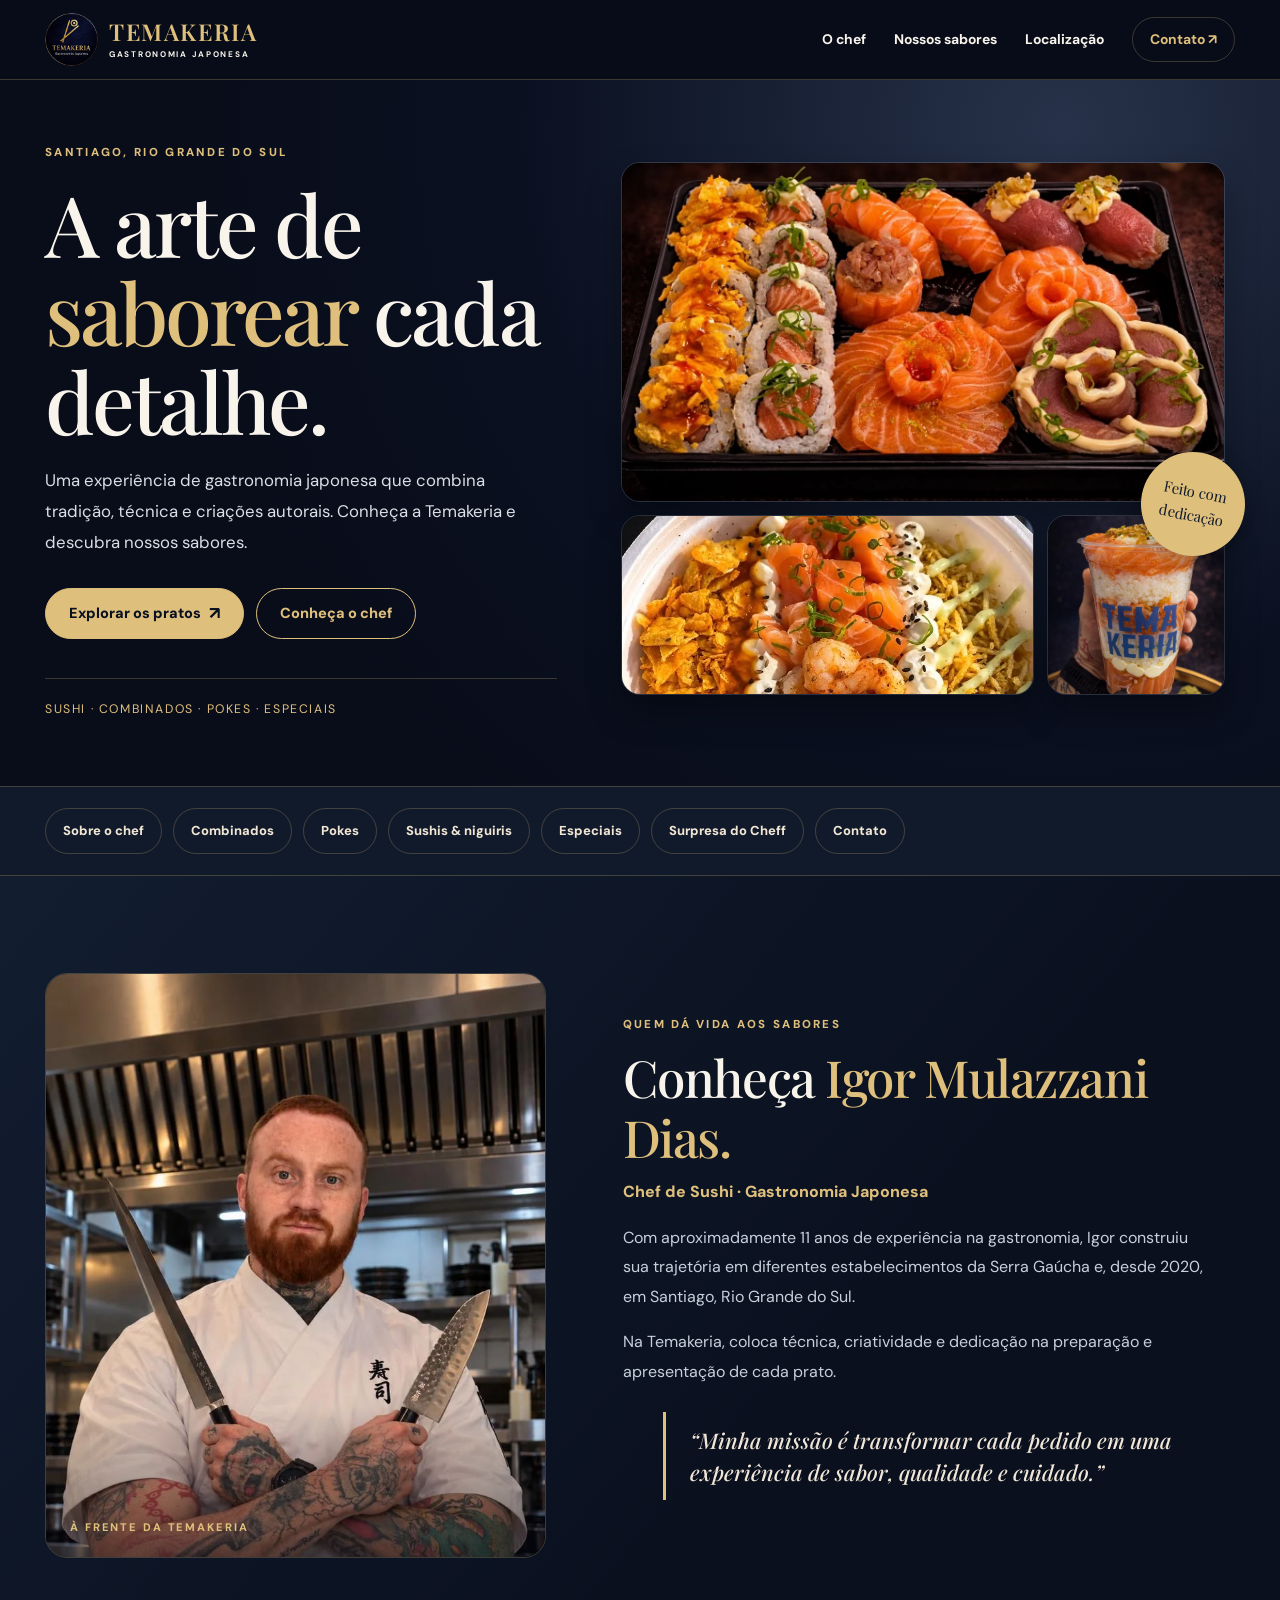
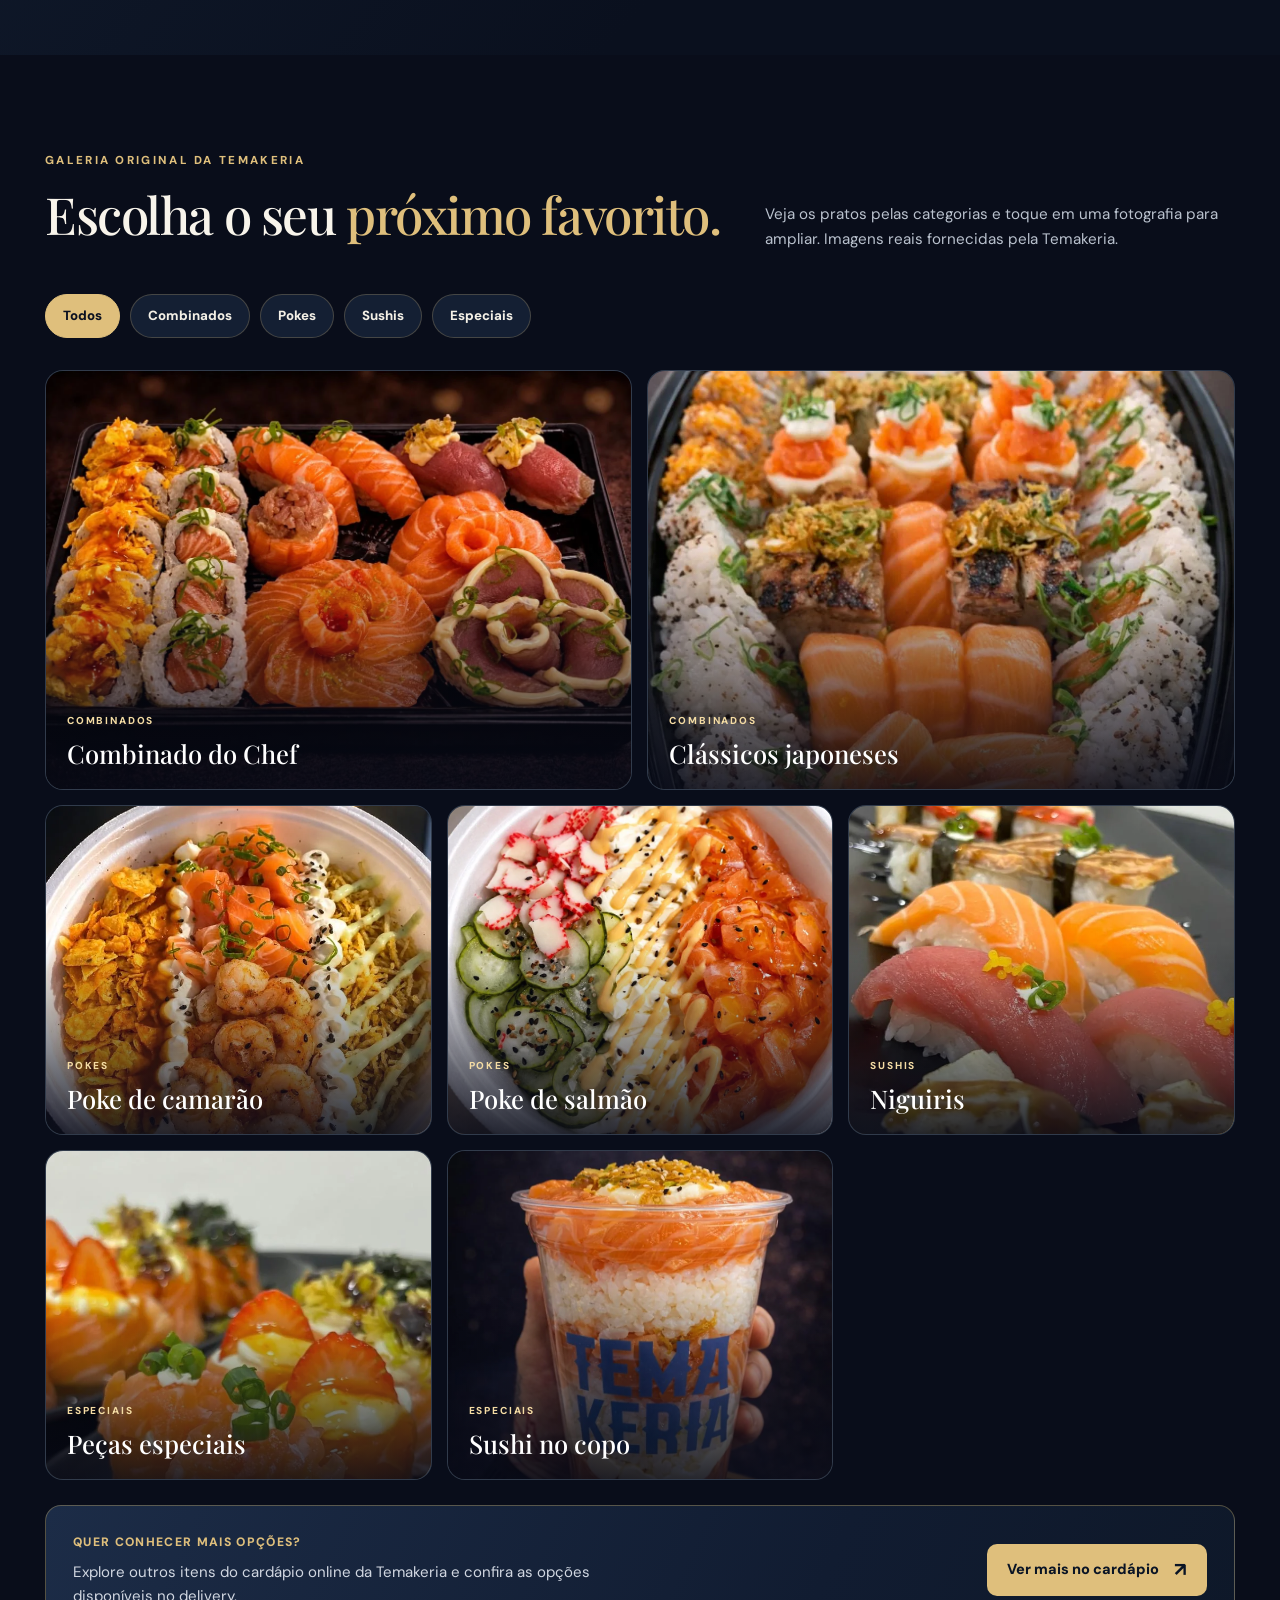
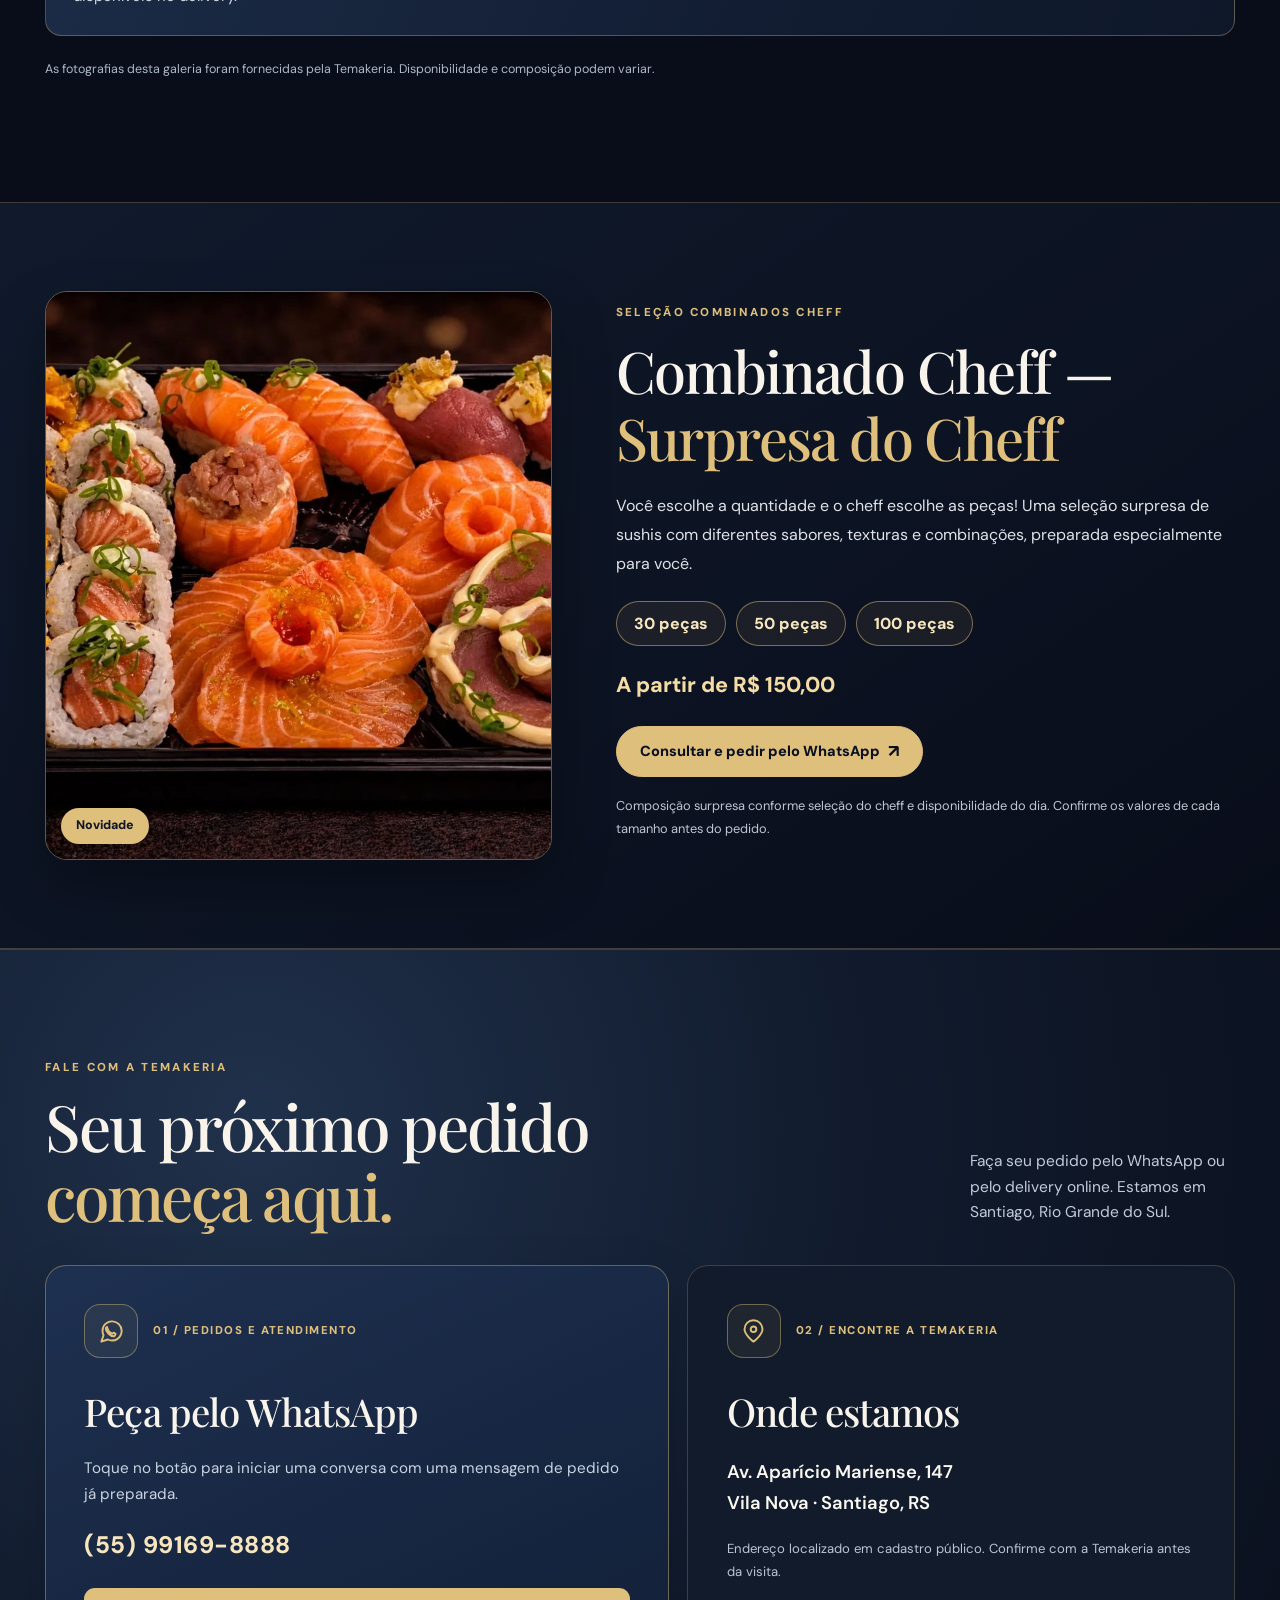
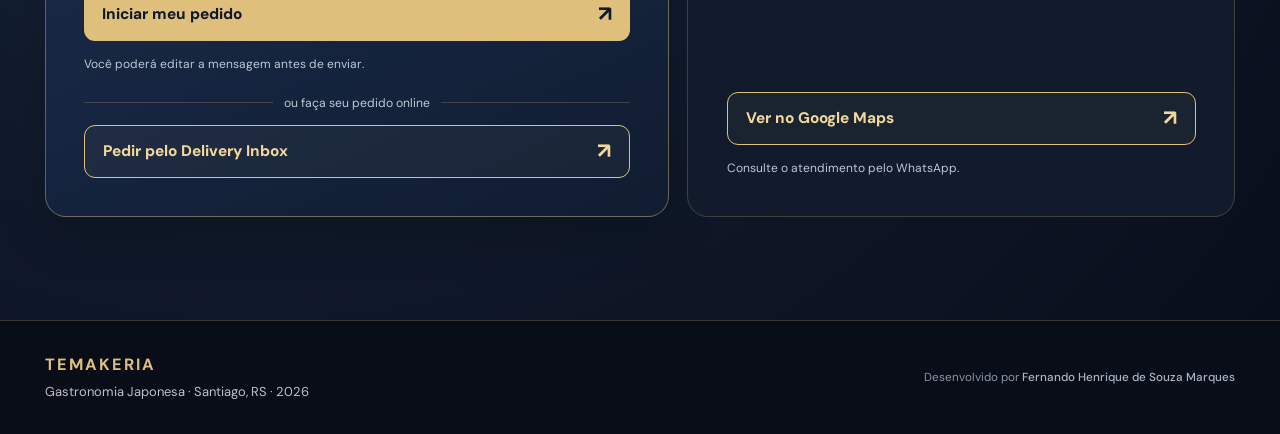
<file: index.html>
<!doctype html>
<html lang="pt-BR">
<head>
  <meta charset="utf-8">
  <meta name="viewport" content="width=device-width, initial-scale=1, viewport-fit=cover">
  <meta name="theme-color" content="#090d1a">
  <meta name="description" content="Temakeria — Gastronomia Japonesa em Santiago, RS. Conheça o chef Igor Mulazzani Dias, nossos combinados, pokes e especialidades.">
  <meta property="og:title" content="Temakeria | Gastronomia Japonesa">
  <meta property="og:description" content="Criações japonesas, apresentação especial e a experiência do chef Igor em Santiago, RS.">
  <meta property="og:image" content="assets/combinado-chef.webp">
  <title>Temakeria • Gastronomia Japonesa</title>
  <link rel="icon" href="assets/logo.webp" type="image/webp">
  <link rel="preconnect" href="https://fonts.googleapis.com">
  <link rel="preconnect" href="https://fonts.gstatic.com" crossorigin>
  <link href="https://fonts.googleapis.com/css2?family=DM+Sans:wght@400;500;600;700;800&family=Playfair+Display:wght@500;600;700&display=swap" rel="stylesheet">
<style>
:root{color-scheme:dark;--ink:#090d1a;--ink2:#10182b;--panel:#141e31;--gold:#dfbf7c;--gold2:#f4dca4;--text:#f8f4eb;--muted:#bac2ce;--line:rgba(223,191,124,.24);--r:22px}*{box-sizing:border-box}html{scroll-behavior:smooth;scroll-padding-top:92px}body{margin:0;background:var(--ink);color:var(--text);font:400 16px/1.6 'DM Sans',system-ui,sans-serif;-webkit-font-smoothing:antialiased}a{color:inherit;text-decoration:none}button{font:inherit}img{display:block;max-width:100%;width:100%;object-fit:cover}button,a{-webkit-tap-highlight-color:transparent}button:focus-visible,a:focus-visible{outline:3px solid var(--gold);outline-offset:4px}.shell{width:min(1190px,calc(100% - 58px));margin:auto}.eyebrow{font-weight:800;letter-spacing:.2em;color:var(--gold);font-size:.72rem;text-transform:uppercase}h1,h2,h3,p{margin-top:0}h1,h2{font-family:'Playfair Display',Georgia,serif;font-weight:500}h1{font-size:clamp(3.15rem,6.6vw,6.35rem);line-height:1.05;letter-spacing:-.035em;margin:15px 0 20px}h2{font-size:clamp(2.3rem,4vw,4rem);line-height:1.16;letter-spacing:-.028em;margin:13px 0 22px}h1 em,h2 em{color:var(--gold);font-style:normal}.muted{color:var(--muted)}.btn{min-height:51px;display:inline-flex;align-items:center;justify-content:center;gap:8px;border-radius:100px;padding:12px 23px;border:1px solid var(--gold);font-size:.91rem;font-weight:800;transition:background .2s,transform .2s}.btn:hover{transform:translateY(-2px)}.btn.primary{background:var(--gold);color:#091020}.btn.secondary{color:var(--gold)}.btn .arrow{font-size:1.2em;line-height:1}
/* Header */
.site-header{position:sticky;top:0;z-index:50;background:#080d19ed;border-bottom:1px solid var(--line);backdrop-filter:blur(16px)}.site-nav{height:79px;display:flex;align-items:center;justify-content:space-between;gap:18px}.logo-lockup{display:flex;align-items:center;gap:11px;min-width:0}.logo-lockup img{width:53px;height:53px;flex:none;border-radius:50%;object-fit:contain}.wordmark{font:600 1.45rem/1.15 'Playfair Display',serif;letter-spacing:.07em;color:var(--gold)}.wordmark small{display:block;font:700 .51rem/1.4 'DM Sans',sans-serif;letter-spacing:.21em;text-transform:uppercase;color:var(--text);margin-top:3px}.nav-links{display:flex;align-items:center;gap:28px}.nav-links a{font-size:.87rem;font-weight:700}.nav-links a:hover{color:var(--gold)}.nav-links .nav-cta{border:1px solid var(--line);color:var(--gold);border-radius:100px;padding:10px 17px}
/* Story-first hero */
.hero{padding:58px 0 66px;background:radial-gradient(circle at 83% 7%,#27324a 0,#0a1020 44%,#090d1a 72%);overflow:hidden}.hero-grid{display:grid;grid-template-columns: .91fr 1.09fr;align-items:center;gap:clamp(35px,5vw,72px)}.hero-text{position:relative;z-index:1}.hero-text p{font-size:1.05rem;line-height:1.85;color:#d9dfe5;max-width:480px}.hero-actions{display:flex;flex-wrap:wrap;gap:12px;margin-top:30px}.hero-aside{margin-top:39px;padding-top:21px;border-top:1px solid var(--line);font-size:.77rem;letter-spacing:.13em;text-transform:uppercase;color:var(--gold)}.hero-collage{position:relative;display:grid;grid-template-columns:1fr .43fr;grid-template-rows:340px 180px;gap:13px;padding-right:10px}.hero-collage img{border-radius:19px;border:1px solid #fff2;box-shadow:0 18px 35px #0005}.hero-collage .hero-main{grid-column:1/-1;grid-row:1;object-position:center 52%;height:100%}.hero-collage .hero-small{height:100%;object-position:center 42%}.hero-collage .hero-cup{height:100%;object-position:center 25%}.photo-stamp{position:absolute;bottom:139px;right:-10px;z-index:3;width:104px;height:104px;display:flex;align-items:center;justify-content:center;text-align:center;border-radius:50%;color:#121b2b;background:var(--gold);font-family:'Playfair Display',Georgia,serif;font-size:.92rem;transform:rotate(11deg);box-shadow:0 10px 25px #0005}
/* quick chips */
.quick-nav{padding:21px 0;background:#111a2b;border-block:1px solid var(--line)}.quick-links{display:flex;gap:11px;overflow-x:auto;scrollbar-width:none}.quick-links::-webkit-scrollbar{display:none}.quick-links a{flex:none;border:1px solid var(--line);border-radius:100px;padding:12px 17px;white-space:nowrap;color:#f0e6d3;font-size:.81rem;font-weight:800}.quick-links a:hover{background:#dfbf7c15}
/* chef */
.chef-section{padding:97px 0;background:linear-gradient(130deg,#121d30,#0a101e 65%)}.chef-grid{display:grid;grid-template-columns:.9fr 1.1fr;gap:clamp(35px,6vw,85px);align-items:center}.chef-image{height:585px;position:relative;border:1px solid var(--line);border-radius:var(--r);overflow:hidden}.chef-image img{height:100%;object-position:center 17%}.chef-image:after{content:"";position:absolute;bottom:0;inset-inline:0;height:26%;background:linear-gradient(transparent,#0609148a)}.chef-photo-label{position:absolute;bottom:21px;left:24px;z-index:1;font-size:.69rem;font-weight:800;letter-spacing:.17em;color:var(--gold);text-transform:uppercase}.chef-copy p{color:#c8d0dc;font-size:1rem;line-height:1.85;max-width:580px}.chef-subtitle{font-size:1rem;color:var(--gold)!important;font-weight:800;margin-top:-12px}.quote{margin-top:25px;border-left:3px solid var(--gold);padding:12px 0 12px 24px;font:italic 500 1.35rem/1.5 'Playfair Display',Georgia,serif;color:#f1e7d8}
/* curated gallery */
.showcase{padding:91px 0 109px}.section-intro{display:flex;align-items:end;justify-content:space-between;gap:20px;margin-bottom:28px}.section-intro p{max-width:470px;color:var(--muted);font-size:.95rem}.filter-row{display:flex;gap:10px;overflow-x:auto;padding-bottom:17px;margin-bottom:15px;scrollbar-width:none}.filter-row::-webkit-scrollbar{display:none}.filter{border-radius:100px;background:#141f33;color:#f4f0e6;border:1px solid var(--line);font-size:.83rem;font-weight:800;min-height:43px;padding:10px 17px;white-space:nowrap;cursor:pointer}.filter[aria-pressed="true"]{background:var(--gold);border-color:var(--gold);color:#0b1020}.gallery-grid{display:grid;grid-template-columns:repeat(12,minmax(0,1fr));gap:15px}.gallery-card{position:relative;grid-column:span 4;min-height:330px;border-radius:18px;overflow:hidden;background:#1b2637;border:1px solid #ffffff19;text-align:left;padding:0;cursor:pointer}.gallery-card.wide{grid-column:span 6}.gallery-card.tall{min-height:420px}.gallery-card img{height:100%;position:absolute;inset:0;transition:transform .3s}.gallery-card img.portrait{object-position:center 22%}.gallery-card img.poke{object-position:center 50%}.gallery-card img.sushi{object-position:center 35%}.gallery-card:hover img{transform:scale(1.04)}.gallery-card:after{content:"";position:absolute;inset:42% 0 0;background:linear-gradient(transparent,#070a17db)}.gallery-caption{position:absolute;bottom:20px;left:21px;right:21px;z-index:2}.gallery-caption .overline{font-weight:800;font-size:.63rem;color:var(--gold2);letter-spacing:.18em;text-transform:uppercase}.gallery-caption strong{display:block;font-family:'Playfair Display',serif;font-size:1.6rem;font-weight:500;line-height:1.2;margin-top:6px}.gallery-card[hidden]{display:none!important}.gallery-note{font-size:.78rem;color:#aeb8c5;margin-top:24px}
/* contact */
.contact{padding:95px 0;background:radial-gradient(circle at 0% 100%,#29364f,#131e31 40%,#0b1020 95%);border-top:1px solid var(--line)}.contact-grid{display:grid;grid-template-columns:1fr 1fr;gap:22px}.contact-head{text-align:center;max-width:720px;margin:0 auto 35px}.contact-head p{color:var(--muted)}.contact-panel{background:#101a2e;border:1px solid var(--line);border-radius:var(--r);padding:35px}.contact-panel .num{color:var(--gold);font-size:.75rem;font-weight:800;letter-spacing:.14em}.contact-panel h3{font:500 2rem 'Playfair Display',serif;margin:13px 0}.contact-panel p{color:#c5cdd9;line-height:1.75}.contact-panel .btn{margin-top:8px}.subnote{font-size:.76rem!important;color:#aab4c3!important;margin-top:20px}.contact-panel address{font-style:normal;line-height:1.7;color:#f8f4eb;font-size:1.05rem}.site-footer{padding:30px 0;border-top:1px solid var(--line);background:#080d18;text-align:center;color:#b6bdc9;font-size:.82rem}.site-footer strong{color:var(--gold)}.mobile-bar{display:none}
/* Lightbox */
dialog{border:1px solid #dcb87866;border-radius:18px;padding:0;background:#09101e;color:#fff;max-width:min(850px,calc(100vw - 28px));width:100%;overflow:hidden}dialog::backdrop{background:#03040add;backdrop-filter:blur(5px)}.lightbox-top{display:flex;align-items:center;justify-content:space-between;padding:12px 18px}.lightbox-top button{background:none;color:var(--gold);border:0;font-weight:800;padding:8px;cursor:pointer;font-size:1.3rem}.lightbox-image{width:100%;max-height:75vh;object-fit:contain;background:#111}.lightbox-caption{padding:13px 21px;color:var(--muted);font-size:.9rem}
@media(max-width:980px){.hero-grid{grid-template-columns:1fr 1fr;gap:30px}.hero-collage{grid-template-rows:300px 140px}.chef-image{height:500px}.gallery-card{grid-column:span 6}.gallery-card.wide{grid-column:span 6}.nav-links{gap:17px}}
@media(max-width:700px){body{padding-bottom:calc(70px + env(safe-area-inset-bottom))}.shell{width:min(100% - 34px,550px)}.site-nav{height:66px}.logo-lockup img{width:43px;height:43px}.wordmark{font-size:1.11rem}.wordmark small{font-size:.44rem;letter-spacing:.17em}.nav-links a:not(.nav-cta){display:none}.nav-links .nav-cta{font-size:.74rem;padding:8px 11px}.hero{padding:31px 0 55px}.hero-grid{display:flex;flex-direction:column;gap:27px}.hero-text{width:100%}h1{font-size:clamp(3.05rem,12vw,4.2rem);margin-top:11px}.hero-text p{font-size:.97rem;line-height:1.72}.hero-actions{display:grid;grid-template-columns:1fr 1fr;gap:9px;margin-top:22px}.hero-actions .btn{font-size:.78rem;padding:12px 8px}.hero-aside{margin-top:24px;padding-top:16px;font-size:.68rem}.hero-collage{width:100%;grid-template-rows:248px 130px;gap:9px;padding-right:0}.hero-collage img{border-radius:13px}.photo-stamp{height:78px;width:78px;font-size:.73rem;right:-5px;bottom:110px}.quick-nav{padding:12px 0}.quick-links{gap:9px}.quick-links a{padding:10px 13px;font-size:.75rem}.chef-section{padding:67px 0}.chef-grid{display:flex;flex-direction:column;gap:28px}.chef-image{height:auto;aspect-ratio:4/3;width:100%}.chef-image img{object-position:center 18%}.chef-copy{width:100%}.chef-copy h2{font-size:clamp(2.25rem,10vw,3.2rem)}.chef-copy p{font-size:.95rem;line-height:1.75}.quote{font-size:1.15rem}.showcase{padding:66px 0 73px}.section-intro{display:block}.section-intro p{font-size:.92rem}.filter-row{margin-bottom:8px}.gallery-grid{grid-template-columns:repeat(2,minmax(0,1fr));gap:10px}.gallery-card,.gallery-card.wide{grid-column:span 1;min-height:260px;border-radius:13px}.gallery-card.tall{min-height:260px}.gallery-card:first-child{grid-column:span 2;min-height:275px}.gallery-caption{bottom:14px;left:13px;right:12px}.gallery-caption strong{font-size:1.25rem}.gallery-card:first-child .gallery-caption strong{font-size:1.55rem}.contact{padding:68px 0}.contact-head{text-align:left}.contact-grid{grid-template-columns:1fr;gap:14px}.contact-panel{padding:26px 22px}.contact-panel h3{font-size:1.85rem}.contact-panel .btn{width:100%}.mobile-bar{display:grid;position:fixed;bottom:0;left:0;right:0;grid-template-columns:repeat(4,1fr);z-index:60;background:#0b1225f8;border-top:1px solid var(--line);padding:8px 7px calc(8px + env(safe-area-inset-bottom));box-shadow:0 -12px 20px #0306106b}.mobile-bar a{font-size:.76rem;min-height:45px;display:flex;align-items:center;justify-content:center;font-weight:800}.mobile-bar a:last-child{color:var(--gold)}.site-footer{padding:25px 14px}}
@media(max-width:380px){.hero-actions{grid-template-columns:1fr}.gallery-card,.gallery-card.wide{min-height:216px}.gallery-card:first-child{min-height:246px}.gallery-caption strong{font-size:1.12rem}.wordmark{font-size:.98rem}.shell{width:calc(100% - 28px)}}
@media(prefers-reduced-motion:reduce){html{scroll-behavior:auto}*{transition:none!important}}

/* Redesign da seção de contato — sem alterações nas demais seções */
.contact.contact-revamp{padding:clamp(65px,8vw,112px) 0;background:radial-gradient(circle at 20% 18%,#20314b 0%,#111b2d 46%,#090e1b 100%);border-top:1px solid var(--line)}
.contact-revamp-head{display:flex;align-items:end;justify-content:space-between;gap:40px;margin-bottom:34px}
.contact-revamp-head>div{max-width:700px;min-width:0}
.contact-revamp-head h2{font-family:'Playfair Display',Georgia,serif;font-weight:500;font-size:clamp(2.25rem,5vw,4.3rem);line-height:1.09;letter-spacing:-.035em;margin:13px 0 0}
.contact-revamp-head h2 em{color:var(--gold);font-style:normal}
.contact-revamp-head>p{margin:0 0 5px;max-width:265px;color:#c1cbd9;line-height:1.65;font-size:.97rem}
.contact-revamp-grid{display:grid;grid-template-columns:1.14fr 1fr;gap:18px}
.contact-action{border:1px solid #d8ba703c;border-radius:21px;display:flex;flex-direction:column;align-items:flex-start;padding:clamp(25px,3vw,39px);min-width:0;background:#111b2c}
.contact-action-primary{background:linear-gradient(155deg,#1e3050,#15243e 62%,#101c30);border-color:#d8ba7070;box-shadow:0 18px 48px #0000002b}
.contact-action-top{display:flex;align-items:center;gap:15px;margin-bottom:23px}
.contact-action-icon{display:grid;place-items:center;width:54px;height:54px;border:1px solid #dec17c6c;border-radius:16px;color:var(--gold);background:#d8ba7013}
.contact-index{color:var(--gold);font-weight:800;letter-spacing:.13em;font-size:.71rem}
.contact-action h3{font-family:'Playfair Display',Georgia,serif;font-weight:500;font-size:clamp(1.75rem,3vw,2.5rem);margin:0 0 12px;letter-spacing:-.025em}
.contact-action>p{font-size:.95rem;color:#cbd4e0;line-height:1.75;margin:0 0 18px;text-align:left}
.contact-number{font-size:clamp(1.2rem,2.1vw,1.5rem);font-weight:800;color:#f7e6bd;margin-bottom:24px;letter-spacing:.02em}
.contact-action address{font-style:normal;font-size:1.15rem;font-weight:600;line-height:1.72;color:#faf8f0;margin:2px 0 18px}
.contact-action .contact-address-note{font-size:.82rem;color:#bbc5d3}
.contact-action-button{width:100%;min-height:53px;margin-top:auto;display:flex;align-items:center;justify-content:space-between;gap:14px;border-radius:11px;padding:14px 18px;font-size:.96rem;font-weight:800;line-height:1.25}
.contact-action-button span{font-size:1.35rem;line-height:1}
.contact-action-button-gold{background:var(--gold);color:#10192a}
.contact-action-button-outline{border:1px solid var(--gold);color:#f1d79d;background:#e4c7870b}
.contact-action-button:hover{filter:brightness(1.09)}
.contact-helper{display:block;margin-top:14px;color:#bcc8d5;font-size:.75rem;line-height:1.55}
@media(max-width:900px){.contact-revamp-head{display:block}.contact-revamp-head>p{max-width:580px;margin-top:16px}.contact-revamp-grid{grid-template-columns:1fr 1fr}.contact-action{padding:25px}}
@media(max-width:700px){.contact.contact-revamp{padding:64px 0 77px}.contact-revamp-head{margin-bottom:24px}.contact-revamp-head h2{font-size:clamp(2.3rem,10.4vw,3.4rem)}.contact-revamp-head>p{font-size:.92rem;margin-top:13px}.contact-revamp-grid{grid-template-columns:1fr;gap:14px}.contact-action{padding:25px 22px;border-radius:18px}.contact-action-top{margin-bottom:20px}.contact-action h3{font-size:1.95rem}.contact-action-button{min-height:54px}.contact-number{font-size:1.35rem}}
@media(max-width:380px){.contact-action{padding:22px 18px}.contact-index{font-size:.65rem}.contact-action-top{gap:11px}.contact-action-icon{height:48px;width:48px}}

/* Opção complementar de delivery na seção de contato */
.contact-order-separator{width:100%;display:flex;align-items:center;gap:11px;color:#bdc8d5;font-size:.76rem;line-height:1.5;margin:20px 0 13px}
.contact-order-separator:before,.contact-order-separator:after{content:"";height:1px;background:#d8ba703b;flex:1;min-width:10px}
.contact-delivery-button{margin-top:0;flex-shrink:0}
@media(max-width:700px){.contact-order-separator{margin:19px 0 12px}.contact-delivery-button{min-height:54px}}

.gallery-more{margin-top:25px;padding:clamp(18px,3vw,27px);border:1px solid #d8ba7059;border-radius:16px;display:flex;align-items:center;justify-content:space-between;gap:24px;background:linear-gradient(115deg,#1c2c47,#111c31 65%,#0e1829)}
.gallery-more>div{max-width:590px;min-width:0}
.gallery-more-kicker{display:block;font-weight:800;font-size:.76rem;letter-spacing:.11em;text-transform:uppercase;color:var(--gold)}
.gallery-more p{margin:8px 0 0;color:#d1d7e1;line-height:1.6;font-size:.94rem}
.gallery-more-link{flex:none;display:inline-flex;align-items:center;justify-content:center;gap:15px;min-height:52px;padding:13px 20px;border-radius:10px;background:var(--gold);color:#0a1425;font-weight:800;font-size:.91rem;line-height:1.3;text-align:center}
.gallery-more-link span{font-size:1.2rem}
.gallery-more-link:hover{filter:brightness(1.09)}
@media(max-width:700px){.gallery-more{flex-direction:column;align-items:stretch;gap:18px}.gallery-more-link{width:100%;justify-content:space-between}.gallery-more p{font-size:.9rem}}
.site-footer{padding:32px 0}
.footer-content{display:flex;justify-content:space-between;align-items:center;flex-wrap:wrap;gap:8px 25px;text-align:left}
.footer-brand{display:flex;flex-direction:column;gap:5px;line-height:1.5}
.footer-brand strong{font-size:1.02rem;letter-spacing:.12em;color:var(--gold)}
.footer-brand>span{font-size:.81rem;color:#b8c1cf}
.footer-credit{color:#8995a7;font-size:.73rem;font-weight:400;line-height:1.55}
.footer-credit a{color:#aab5c5;font-weight:500;text-decoration:none;text-underline-offset:3px}
.footer-credit a:hover,.footer-credit a:focus-visible{color:#e4c98b;text-decoration:underline}
@media(max-width:700px){.site-footer{padding:24px 0}.footer-content{flex-direction:column;align-items:center;gap:9px;text-align:center}.footer-brand{align-items:center}.footer-credit{font-size:.72rem}}


/* Seção especial: Surpresa do Cheff */
.chef-surprise{padding:88px 0;background:linear-gradient(145deg,#101a2c,#090d1a);border-block:1px solid var(--line)}.surprise-grid{display:grid;grid-template-columns:minmax(0,.9fr) minmax(0,1.1fr);align-items:center;gap:clamp(25px,5vw,70px)}.surprise-art{border:1px solid #dfbf7c66;border-radius:22px;overflow:hidden;position:relative;box-shadow:0 25px 55px #0005}.surprise-art img{width:100%;aspect-ratio:4/4.5;object-fit:cover}.surprise-art .surprise-label{position:absolute;bottom:15px;left:15px;padding:8px 15px;background:#dfbf7c;color:#101625;border-radius:30px;font-weight:800;font-size:.78rem}.surprise-copy h2{font-size:clamp(2.15rem,4.5vw,4.1rem)}.surprise-copy p{color:#e0e2e8;font-size:1rem;line-height:1.8}.surprise-choices{display:flex;gap:10px;flex-wrap:wrap;margin:22px 0}.surprise-choices span{border:1px solid #dfbf7c80;color:#f7e7bf;background:#dfbf7c13;border-radius:100px;padding:9px 17px;font-weight:800}.surprise-price{font-size:1.35rem;font-weight:800;color:var(--gold2);margin-bottom:23px}.surprise-copy .btn{max-width:100%}.surprise-disclaimer{font-size:.8rem!important;color:#bfc7d2!important;margin-top:17px}@media(max-width:700px){.chef-surprise{padding:63px 0}.surprise-grid{grid-template-columns:1fr;gap:27px}.surprise-art img{aspect-ratio:5/3.7}.surprise-copy h2{font-size:2.5rem}.surprise-copy .btn{width:100%}}
</style>
</head>
<body>
<header class="site-header"><div class="shell site-nav"><a class="logo-lockup" href="#inicio" aria-label="Temakeria, voltar ao início"><img src="assets/logo.webp" alt="Logotipo Temakeria" width="53" height="53"><span class="wordmark">TEMAKERIA<small>Gastronomia Japonesa</small></span></a><nav class="nav-links" aria-label="Navegação principal"><a href="#chef">O chef</a><a href="#sabores">Nossos sabores</a><a href="#contato">Localização</a><a class="nav-cta" href="#contato">Contato ↗</a></nav></div></header>
<main>
<section class="hero" id="inicio"><div class="shell hero-grid"><div class="hero-text"><span class="eyebrow">Santiago, Rio Grande do Sul</span><h1>A arte de <em>saborear</em> cada detalhe.</h1><p>Uma experiência de gastronomia japonesa que combina tradição, técnica e criações autorais. Conheça a Temakeria e descubra nossos sabores.</p><div class="hero-actions"><a class="btn primary" href="#sabores">Explorar os pratos <span class="arrow">↗</span></a><a class="btn secondary" href="#chef">Conheça o chef</a></div><div class="hero-aside">Sushi · Combinados · Pokes · Especiais</div></div><div class="hero-collage"><img class="hero-main" src="assets/combinado-chef.webp" width="900" height="530" fetchpriority="high" alt="Combinado com sushi e sashimi preparado pela Temakeria"><img class="hero-small" src="assets/poke-camarao.webp" loading="lazy" alt="Poke com camarão e salmão"><img class="hero-cup" src="assets/sushi-copo.webp" loading="lazy" alt="Sushi no copo da Temakeria"><div class="photo-stamp">Feito com<br>dedicação</div></div></div></section>
<div class="quick-nav"><div class="shell quick-links" aria-label="Atalhos para categorias"><a href="#chef">Sobre o chef</a><a href="#sabores" data-category-link="combinados">Combinados</a><a href="#sabores" data-category-link="pokes">Pokes</a><a href="#sabores" data-category-link="sushis">Sushis & niguiris</a><a href="#sabores" data-category-link="especiais">Especiais</a><a href="#surpresa-cheff">Surpresa do Cheff</a><a href="#contato">Contato</a></div></div>
<section class="chef-section" id="chef"><div class="shell chef-grid"><div class="chef-image"><img src="assets/chef.webp" alt="Igor Mulazzani Dias, chef da Temakeria, na cozinha" loading="lazy"><span class="chef-photo-label">À frente da Temakeria</span></div><div class="chef-copy"><span class="eyebrow">Quem dá vida aos sabores</span><h2>Conheça <em>Igor Mulazzani Dias.</em></h2><p class="chef-subtitle">Chef de Sushi · Gastronomia Japonesa</p><p>Com aproximadamente 11 anos de experiência na gastronomia, Igor construiu sua trajetória em diferentes estabelecimentos da Serra Gaúcha e, desde 2020, em Santiago, Rio Grande do Sul.</p><p>Na Temakeria, coloca técnica, criatividade e dedicação na preparação e apresentação de cada prato.</p><blockquote class="quote">“Minha missão é transformar cada pedido em uma experiência de sabor, qualidade e cuidado.”</blockquote></div></div></section>
<section class="showcase" id="sabores"><div class="shell"><div class="section-intro"><div><span class="eyebrow">Galeria original da Temakeria</span><h2>Escolha o seu <em>próximo favorito.</em></h2></div><p>Veja os pratos pelas categorias e toque em uma fotografia para ampliar. Imagens reais fornecidas pela Temakeria.</p></div><div class="filter-row" role="group" aria-label="Filtrar por categoria"><button type="button" class="filter" data-filter="todos" aria-pressed="true">Todos</button><button type="button" class="filter" data-filter="combinados" aria-pressed="false">Combinados</button><button type="button" class="filter" data-filter="pokes" aria-pressed="false">Pokes</button><button type="button" class="filter" data-filter="sushis" aria-pressed="false">Sushis</button><button type="button" class="filter" data-filter="especiais" aria-pressed="false">Especiais</button></div>
<div class="gallery-grid">
<button class="gallery-card wide tall" type="button" data-category="combinados" data-title="Combinado do Chef" data-src="assets/combinado-chef.webp" aria-label="Ampliar foto do Combinado do Chef"><img src="assets/combinado-chef.webp" alt="Seleção autoral de sushi e sashimi" loading="lazy"><span class="gallery-caption"><span class="overline">Combinados</span><strong>Combinado do Chef</strong></span></button>
<button class="gallery-card wide tall" type="button" data-category="combinados" data-title="Combinado Tradicional" data-src="assets/combinado-tradicional.webp" aria-label="Ampliar foto do Combinado Tradicional"><img class="portrait" src="assets/combinado-tradicional.webp" alt="Combinado tradicional com sashimi e peças de sushi" loading="lazy"><span class="gallery-caption"><span class="overline">Combinados</span><strong>Clássicos japoneses</strong></span></button>
<button class="gallery-card" type="button" data-category="pokes" data-title="Poke com Camarão" data-src="assets/poke-camarao.webp" aria-label="Ampliar foto do poke com camarão"><img class="poke" src="assets/poke-camarao.webp" alt="Poke com camarões, salmão e acompanhamentos crocantes" loading="lazy"><span class="gallery-caption"><span class="overline">Pokes</span><strong>Poke de camarão</strong></span></button>
<button class="gallery-card" type="button" data-category="pokes" data-title="Poke de Salmão" data-src="assets/poke-salmao.webp" aria-label="Ampliar foto do poke de salmão"><img class="poke" src="assets/poke-salmao.webp" alt="Poke de salmão com pepino, kani e molhos" loading="lazy"><span class="gallery-caption"><span class="overline">Pokes</span><strong>Poke de salmão</strong></span></button>
<button class="gallery-card" type="button" data-category="sushis" data-title="Niguiris" data-src="assets/niguiris.webp" aria-label="Ampliar foto dos niguiris"><img class="sushi" src="assets/niguiris.webp" alt="Niguiris em prato preto" loading="lazy"><span class="gallery-caption"><span class="overline">Sushis</span><strong>Niguiris</strong></span></button>
<button class="gallery-card" type="button" data-category="especiais" data-title="Peças Especiais" data-src="assets/especiais.webp" aria-label="Ampliar foto das peças especiais"><img class="portrait" src="assets/especiais.webp" alt="Peças especiais de salmão com cobertura" loading="lazy"><span class="gallery-caption"><span class="overline">Especiais</span><strong>Peças especiais</strong></span></button>
<button class="gallery-card" type="button" data-category="especiais" data-title="Sushi no Copo" data-src="assets/sushi-copo.webp" aria-label="Ampliar foto do sushi no copo"><img class="portrait" src="assets/sushi-copo.webp" alt="Sushi no copo com salmão e arroz" loading="lazy"><span class="gallery-caption"><span class="overline">Especiais</span><strong>Sushi no copo</strong></span></button>
</div><div class="gallery-more">
  <div><span class="gallery-more-kicker">Quer conhecer mais opções?</span><p>Explore outros itens do cardápio online da Temakeria e confira as opções disponíveis no delivery.</p></div>
  <a href="https://deliveryinbox.com.br/rs/santiago/temakeria" class="gallery-more-link" target="_blank" rel="noopener noreferrer">Ver mais no cardápio <span aria-hidden="true">↗</span></a>
</div><p class="gallery-note">As fotografias desta galeria foram fornecidas pela Temakeria. Disponibilidade e composição podem variar.</p></div></section>

<section class="chef-surprise" id="surpresa-cheff" aria-labelledby="surprise-title"><div class="shell surprise-grid"><div class="surprise-art"><img src="assets/combinado-chef.webp" alt="Combinado de sushi da Temakeria" loading="lazy"><span class="surprise-label">Novidade</span></div><div class="surprise-copy"><span class="eyebrow">Seleção Combinados Cheff</span><h2 id="surprise-title">Combinado Cheff — <em>Surpresa do Cheff</em></h2><p>Você escolhe a quantidade e o cheff escolhe as peças! Uma seleção surpresa de sushis com diferentes sabores, texturas e combinações, preparada especialmente para você.</p><div class="surprise-choices" aria-label="Quantidades disponíveis"><span>30 peças</span><span>50 peças</span><span>100 peças</span></div><div class="surprise-price">A partir de R$ 150,00</div><a class="btn primary" href="https://wa.me/5555991698888?text=Ol%C3%A1%21%20Gostaria%20de%20pedir%20o%20Combinado%20Cheff%20Surpresa%20do%20Cheff.%20Podem%20me%20informar%20os%20valores%20para%2030%2C%2050%20e%20100%20pe%C3%A7as%3F" target="_blank" rel="noopener noreferrer">Consultar e pedir pelo WhatsApp <span class="arrow">↗</span></a><p class="surprise-disclaimer">Composição surpresa conforme seleção do cheff e disponibilidade do dia. Confirme os valores de cada tamanho antes do pedido.</p></div></div></section>
<section class="contact contact-revamp" id="contato" aria-labelledby="contact-title">
 <div class="shell">
  <div class="contact-revamp-head">
   <div><span class="eyebrow">Fale com a Temakeria</span><h2 id="contact-title">Seu próximo pedido <em>começa aqui.</em></h2></div>
   <p>Faça seu pedido pelo WhatsApp ou pelo delivery online. Estamos em Santiago, Rio Grande do Sul.</p>
  </div>
  <div class="contact-revamp-grid">
   <article class="contact-action contact-action-primary">
    <div class="contact-action-top"><span class="contact-action-icon" aria-hidden="true"><svg width="27" height="27" viewBox="0 0 24 24" fill="none" stroke="currentColor" stroke-width="1.7" stroke-linecap="round" stroke-linejoin="round"><path d="M21 11.5a8.38 8.38 0 0 1-.9 3.8 8.5 8.5 0 0 1-7.6 4.7 8.38 8.38 0 0 1-3.8-.9L3 21l1.9-5.7a8.38 8.38 0 0 1-.9-3.8 8.5 8.5 0 0 1 4.7-7.6 8.38 8.38 0 0 1 3.8-.9h.5a8.48 8.48 0 0 1 8 8v.5z"/><path d="M8.5 9.5c.4 2.1 2.1 3.7 4.1 4.5l1.6-1 1.5 1.2-1.2 2c-3.3.5-7.9-3.9-7.6-7.2l1.1-1.1z"/></svg></span><span class="contact-index">01 / PEDIDOS E ATENDIMENTO</span></div>
    <h3>Peça pelo WhatsApp</h3>
    <p>Toque no botão para iniciar uma conversa com uma mensagem de pedido já preparada.</p>
    <a class="contact-number" href="tel:+5555991698888" aria-label="Ligar para o número 55 99169 8888">(55) 99169-8888</a>
    <a class="contact-action-button contact-action-button-gold" href="https://wa.me/5555991698888?text=Ol%C3%A1!%20Vim%20pelo%20Instagram%20e%20gostaria%20de%20fazer%20um%20pedido%20na%20Temakeria.%20Poderiam%20me%20informar%20as%20op%C3%A7%C3%B5es%20dispon%C3%ADveis%20e%20como%20fa%C3%A7o%20para%20pedir%3F" target="_blank" rel="noopener noreferrer" aria-label="Iniciar pedido pelo WhatsApp da Temakeria">Iniciar meu pedido <span aria-hidden="true">↗</span></a>
    <span class="contact-helper">Você poderá editar a mensagem antes de enviar.</span><div class="contact-order-separator"><span>ou faça seu pedido online</span></div><a class="contact-action-button contact-action-button-outline contact-delivery-button" href="https://deliveryinbox.com.br/rs/santiago/temakeria" target="_blank" rel="noopener noreferrer" aria-label="Abrir cardápio e fazer pedido pelo Delivery Inbox">Pedir pelo Delivery Inbox <span aria-hidden="true">↗</span></a>
   </article>
   <article class="contact-action contact-action-location">
    <div class="contact-action-top"><span class="contact-action-icon" aria-hidden="true"><svg width="27" height="27" viewBox="0 0 24 24" fill="none" stroke="currentColor" stroke-width="1.7" stroke-linecap="round" stroke-linejoin="round"><path d="M20 10c0 5-8 11-8 11S4 15 4 10a8 8 0 1 1 16 0z"/><circle cx="12" cy="10" r="2.5"/></svg></span><span class="contact-index">02 / ENCONTRE A TEMAKERIA</span></div>
    <h3>Onde estamos</h3>
    <address>Av. Aparício Mariense, 147<br>Vila Nova · Santiago, RS</address>
    <p class="contact-address-note">Endereço localizado em cadastro público. Confirme com a Temakeria antes da visita.</p>
    <a class="contact-action-button contact-action-button-outline" href="https://www.google.com/maps/search/?api=1&amp;query=Av.%20Apar%C3%ADcio%20Mariense%2C%20147%20Santiago%20RS" target="_blank" rel="noopener noreferrer" aria-label="Consultar endereço no Google Maps">Ver no Google Maps <span aria-hidden="true">↗</span></a>
    <span class="contact-helper">Consulte o atendimento pelo WhatsApp.</span>
   </article>
  </div>
 </div>
</section>
</main><footer class="site-footer"><div class="shell footer-content"><div class="footer-brand"><strong>TEMAKERIA</strong><span>Gastronomia Japonesa · Santiago, RS · <span id="year"></span></span></div><div class="footer-credit">Desenvolvido por <a href="https://github.com/fernandohsmarques04" target="_blank" rel="noopener noreferrer" aria-label="GitHub do desenvolvedor Fernando Henrique de Souza Marques">Fernando Henrique de Souza Marques</a></div></div></footer>
<nav class="mobile-bar" aria-label="Atalhos rápidos"><a href="#inicio">Início</a><a href="#chef">O Chef</a><a href="#sabores">Pratos</a><a href="#contato">Contato</a></nav>
<dialog id="lightbox" aria-label="Fotografia ampliada"><div class="lightbox-top"><strong id="lightbox-title">Fotografia do prato</strong><button type="button" id="lightbox-close" aria-label="Fechar imagem">✕</button></div><img class="lightbox-image" id="lightbox-image" alt="" src="assets/combinado-chef.webp"><div class="lightbox-caption">Fotografia original fornecida pela Temakeria.</div></dialog>
<script>
 document.getElementById('year').textContent=String(new Date().getFullYear());
 const filters=[...document.querySelectorAll('[data-filter]')];
 const cards=[...document.querySelectorAll('.gallery-card')];
 function setCategory(cat){for(const b of filters)b.setAttribute('aria-pressed',String(b.dataset.filter===cat));for(const c of cards)c.hidden=cat!=='todos'&&c.dataset.category!==cat;}
 for(const b of filters)b.addEventListener('click',()=>setCategory(b.dataset.filter));
 for(const a of document.querySelectorAll('[data-category-link]'))a.addEventListener('click',()=>setCategory(a.dataset.categoryLink));
 const modal=document.getElementById('lightbox');
 const preview=document.getElementById('lightbox-image');
 for(const c of cards)c.addEventListener('click',()=>{preview.src=c.dataset.src;preview.alt=c.querySelector('img').alt;document.getElementById('lightbox-title').textContent=c.dataset.title;modal.showModal();});
 document.getElementById('lightbox-close').addEventListener('click',()=>modal.close());
 modal.addEventListener('click',e=>{if(e.target===modal)modal.close();});
</script>
</body></html>
</file>
